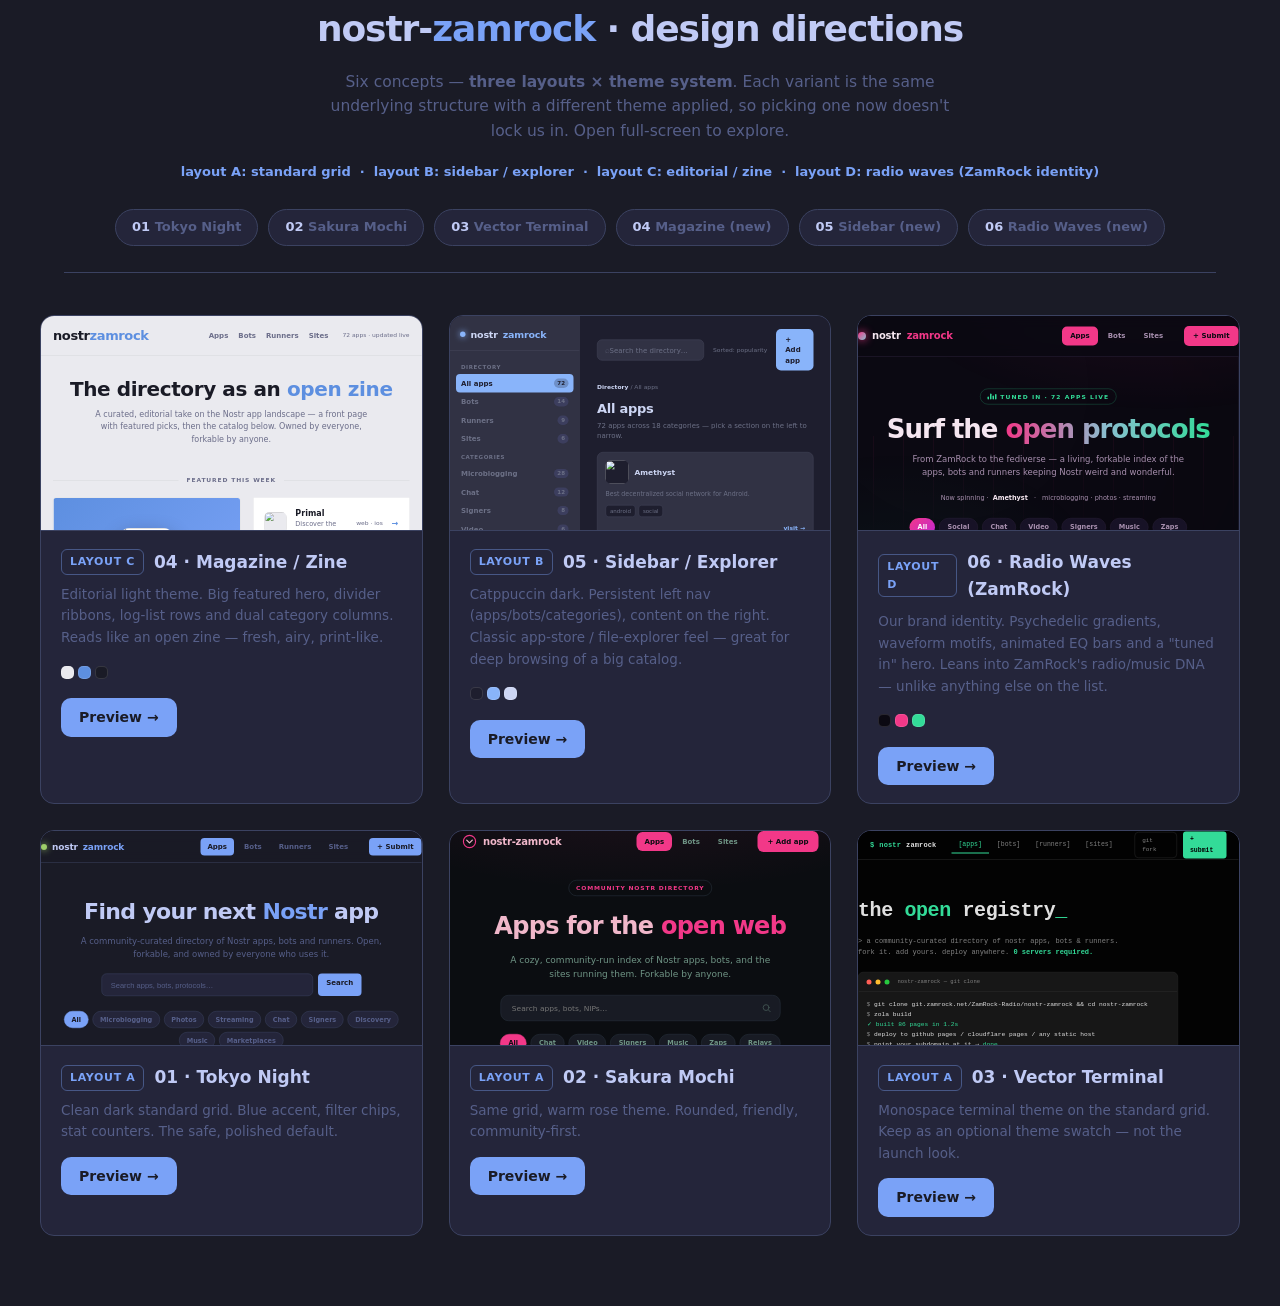
<file: mockups/index.html>
<!DOCTYPE html>
<html lang="en">
<head>
<meta charset="utf-8"/>
<meta name="viewport" content="width=device-width, initial-scale=1"/>
<title>nostr-zamrock — Design Mockups</title>
<style>
:root{
  --bg:#1a1b26;--surface:#24253a;--text:#c0caf5;--text-dim:#565f89;
  --accent:#7aa2f7;--accent-hover:#89b4fa;--border:#3b4261;--error:#f7768e;
  --success:#9ece6a;--radius:14px;--font:'Inter',system-ui,sans-serif;
}
*{box-sizing:border-box;margin:0;padding:0}
body{background:var(--bg);color:var(--text);font-family:var(--font);line-height:1.6}
a{color:inherit;text-decoration:none}
.wrap{max-width:1200px;margin:0 auto;padding:0 24px}
header{padding:56px 0 22px;text-align:center}
header h1{font-size:36px;font-weight:800;letter-spacing:-.03em}
header h1 em{font-style:normal;color:var(--accent)}
header p{color:var(--text-dim);margin-top:12px;max-width:640px;margin-left:auto;margin-right:auto;font-size:15.5px}
.badge{margin-top:18px;font-size:13px;color:var(--accent);font-weight:600}

.legend{display:flex;gap:10px;flex-wrap:wrap;justify-content:center;margin:26px 0 8px;padding:0 0 26px;border-bottom:1px solid var(--border)}
.legend .tag{padding:7px 16px;border-radius:999px;border:1px solid var(--border);background:var(--surface);font-size:13px;font-weight:600;color:var(--text-dim)}
.legend .tag b{color:var(--text)}

.grid{display:grid;grid-template-columns:repeat(auto-fill,minmax(340px,1fr));gap:26px;padding:34px 0 70px}
.card{background:var(--surface);border:1px solid var(--border);border-radius:var(--radius);overflow:hidden;display:flex;flex-direction:column;transition:.2s}
.card:hover{transform:translateY(-4px);border-color:var(--accent);box-shadow:0 12px 40px rgba(0,0,0,.4)}
.shot{height:215px;border-bottom:1px solid var(--border);position:relative;overflow:hidden;cursor:pointer}
.shot iframe{width:200%;height:460px;transform:scale(.5);transform-origin:0 0;border:none;pointer-events:none}
.shot .open{position:absolute;inset:0;display:flex;align-items:center;justify-content:center;background:rgba(0,0,0,.3);opacity:0;transition:.2s;font-weight:700;color:#fff}
.card:hover .open{opacity:1}
.bod{padding:18px 20px}
.bod .topline{display:flex;align-items:center;gap:10px;margin-bottom:4px}
.bod h3{font-size:17px;font-weight:700}
.bod .which{font-size:11px;font-weight:700;letter-spacing:.06em;text-transform:uppercase;color:var(--accent);border:1px solid rgba(122,162,247,.4);padding:3px 8px;border-radius:6px}
.bod p{color:var(--text-dim);font-size:13.5px;margin-top:8px}
.bod .swatches{margin-top:10px}
.bod .swatch{display:inline-block;width:13px;height:13px;border-radius:5px;margin:0 4px 0 0;vertical-align:middle;border:1px solid rgba(255,255,255,.12)}
.bod .view{margin-top:14px;display:inline-block;padding:8px 18px;background:var(--accent);color:var(--bg);border-radius:10px;font-weight:700;font-size:14px}
.bod .view:hover{background:var(--accent-hover)}
</style>
</head>
<body>
<header class="wrap">
  <h1>nostr-<em>zamrock</em> · design directions</h1>
  <p>Six concepts — <b>three layouts × theme system</b>. Each variant is the same underlying structure with a different theme applied, so picking one now doesn't lock us in. Open full-screen to explore.</p>
  <div class="badge">layout A: standard grid &nbsp;·&nbsp; layout B: sidebar / explorer &nbsp;·&nbsp; layout C: editorial / zine &nbsp;·&nbsp; layout D: radio waves (ZamRock identity)</div>
  <div class="legend">
    <span class="tag"><b>01</b> Tokyo Night</span>
    <span class="tag"><b>02</b> Sakura Mochi</span>
    <span class="tag"><b>03</b> Vector Terminal</span>
    <span class="tag"><b>04</b> Magazine (new)</span>
    <span class="tag"><b>05</b> Sidebar (new)</span>
    <span class="tag"><b>06</b> Radio Waves (new)</span>
  </div>
</header>

<div class="wrap grid">
  <div class="card">
    <a class="shot" href="04-magazine.html" target="_blank"><iframe src="04-magazine.html"></iframe><span class="open">Open full screen</span></a>
    <div class="bod">
      <div class="topline"><span class="which">layout C</span><h3>04 · Magazine / Zine</h3></div>
      <p>Editorial light theme. Big featured hero, divider ribbons, log-list rows and dual category columns. Reads like an open zine — fresh, airy, print-like.</p>
      <div class="swatches"><span class="swatch" style="background:#eaeaef"></span><span class="swatch" style="background:#5d8fe0"></span><span class="swatch" style="background:#1a1b26"></span></div>
      <a class="view" href="04-magazine.html" target="_blank">Preview →</a>
    </div>
  </div>

  <div class="card">
    <a class="shot" href="05-sidebar.html" target="_blank"><iframe src="05-sidebar.html"></iframe><span class="open">Open full screen</span></a>
    <div class="bod">
      <div class="topline"><span class="which">layout B</span><h3>05 · Sidebar / Explorer</h3></div>
      <p>Catppuccin dark. Persistent left nav (apps/bots/categories), content on the right. Classic app-store / file-explorer feel — great for deep browsing of a big catalog.</p>
      <div class="swatches"><span class="swatch" style="background:#1e1e2e"></span><span class="swatch" style="background:#89b4fa"></span><span class="swatch" style="background:#cdd6f4"></span></div>
      <a class="view" href="05-sidebar.html" target="_blank">Preview →</a>
    </div>
  </div>

  <div class="card">
    <a class="shot" href="06-radio-waves.html" target="_blank"><iframe src="06-radio-waves.html"></iframe><span class="open">Open full screen</span></a>
    <div class="bod">
      <div class="topline"><span class="which">layout D</span><h3>06 · Radio Waves (ZamRock)</h3></div>
      <p>Our brand identity. Psychedelic gradients, waveform motifs, animated EQ bars and a "tuned in" hero. Leans into ZamRock's radio/music DNA — unlike anything else on the list.</p>
      <div class="swatches"><span class="swatch" style="background:#0b0912"></span><span class="swatch" style="background:#f23888"></span><span class="swatch" style="background:#33db98"></span></div>
      <a class="view" href="06-radio-waves.html" target="_blank">Preview →</a>
    </div>
  </div>

  <div class="card">
    <a class="shot" href="01-tokyo-night.html" target="_blank"><iframe src="01-tokyo-night.html"></iframe><span class="open">Open full screen</span></a>
    <div class="bod">
      <div class="topline"><span class="which">layout A</span><h3>01 · Tokyo Night</h3></div>
      <p>Clean dark standard grid. Blue accent, filter chips, stat counters. The safe, polished default.</p>
      <a class="view" href="01-tokyo-night.html" target="_blank">Preview →</a>
    </div>
  </div>

  <div class="card">
    <a class="shot" href="02-sakura-mochi.html" target="_blank"><iframe src="02-sakura-mochi.html"></iframe><span class="open">Open full screen</span></a>
    <div class="bod">
      <div class="topline"><span class="which">layout A</span><h3>02 · Sakura Mochi</h3></div>
      <p>Same grid, warm rose theme. Rounded, friendly, community-first.</p>
      <a class="view" href="02-sakura-mochi.html" target="_blank">Preview →</a>
    </div>
  </div>

  <div class="card">
    <a class="shot" href="03-vector-terminal.html" target="_blank"><iframe src="03-vector-terminal.html"></iframe><span class="open">Open full screen</span></a>
    <div class="bod">
      <div class="topline"><span class="which">layout A</span><h3>03 · Vector Terminal</h3></div>
      <p>Monospace terminal theme on the standard grid. Keep as an optional theme swatch — not the launch look.</p>
      <a class="view" href="03-vector-terminal.html" target="_blank">Preview →</a>
    </div>
  </div>
</div>
</body>
</html>
</file>
